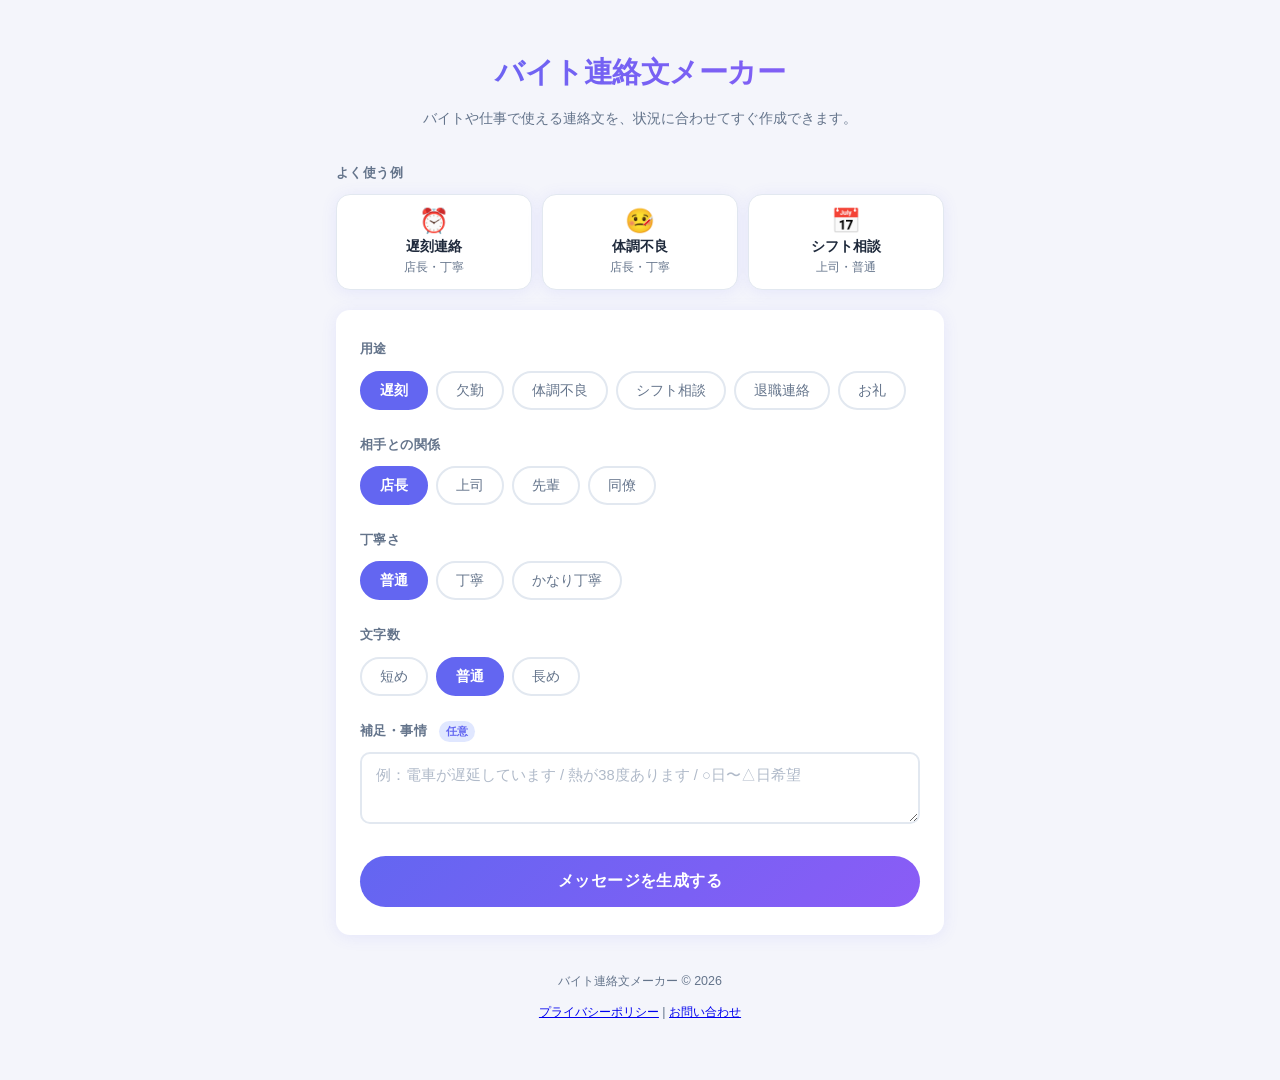
<file: index.html>
<!DOCTYPE html>
<html lang="ja">
<head>
  <meta charset="UTF-8">
  <!-- スマホでも正しいサイズで表示されるように設定 -->
  <meta name="viewport" content="width=device-width, initial-scale=1.0">
  <meta name="google-site-verification" content="SiQ-eJ9iuY603HEp__u7OMOa1LG8ASJgmQWGpDcZr-E" />
  <meta name="google-site-verification" content="tva3-3Gn-LsLonxbzZAIW3NkumhAFI515aL0yQ93b-Q" />
  <title>バイト連絡文メーカー｜遅刻・欠勤・体調不良の連絡文をコピペ作成</title>
  <link rel="stylesheet" href="style.css">
</head>
<body>

  <div class="container">

    <!-- ===== ヘッダー ===== -->
    <header class="header">
      <h1 class="header-title">バイト連絡文メーカー</h1>
      <!-- 4. 説明文を追加 -->
      <p class="header-sub">バイトや仕事で使える連絡文を、状況に合わせてすぐ作成できます。</p>
    </header>

    <!-- ===== メインコンテンツ ===== -->
    <main>

      <!-- ===== 3. よく使う例セクション ===== -->
      <section class="quick-section">
        <p class="section-label">よく使う例</p>
        <div class="quick-list">
          <!-- data属性で選択値を管理。クリックするとフォームに自動入力される -->
          <button class="quick-card"
                  data-purpose="遅刻"
                  data-relation="店長"
                  data-polite="丁寧"
                  data-length="普通"
                  data-note="">
            <span class="quick-icon">⏰</span>
            <span class="quick-name">遅刻連絡</span>
            <span class="quick-sub">店長・丁寧</span>
          </button>
          <button class="quick-card"
                  data-purpose="体調不良"
                  data-relation="店長"
                  data-polite="丁寧"
                  data-length="普通"
                  data-note="">
            <span class="quick-icon">🤒</span>
            <span class="quick-name">体調不良</span>
            <span class="quick-sub">店長・丁寧</span>
          </button>
          <button class="quick-card"
                  data-purpose="シフト相談"
                  data-relation="上司"
                  data-polite="普通"
                  data-length="普通"
                  data-note="">
            <span class="quick-icon">📅</span>
            <span class="quick-name">シフト相談</span>
            <span class="quick-sub">上司・普通</span>
          </button>
        </div>
      </section>

      <!-- ===== 入力フォームカード ===== -->
      <!-- id="formCard" → よく使う例からスクロールするためのターゲット -->
      <section class="card" id="formCard">

        <!-- 1. 用途 -->
        <div class="form-group">
          <p class="form-label">用途</p>
          <div class="btn-group">
            <button class="select-btn active" data-group="purpose" data-value="遅刻">遅刻</button>
            <button class="select-btn" data-group="purpose" data-value="欠勤">欠勤</button>
            <button class="select-btn" data-group="purpose" data-value="体調不良">体調不良</button>
            <button class="select-btn" data-group="purpose" data-value="シフト相談">シフト相談</button>
            <button class="select-btn" data-group="purpose" data-value="退職連絡">退職連絡</button>
            <button class="select-btn" data-group="purpose" data-value="お礼">お礼</button>
          </div>
        </div>

        <!-- 2. 相手との関係 -->
        <div class="form-group">
          <p class="form-label">相手との関係</p>
          <div class="btn-group">
            <button class="select-btn active" data-group="relation" data-value="店長">店長</button>
            <button class="select-btn" data-group="relation" data-value="上司">上司</button>
            <button class="select-btn" data-group="relation" data-value="先輩">先輩</button>
            <button class="select-btn" data-group="relation" data-value="同僚">同僚</button>
          </div>
        </div>

        <!-- 3. 丁寧さ -->
        <div class="form-group">
          <p class="form-label">丁寧さ</p>
          <div class="btn-group">
            <button class="select-btn active" data-group="polite" data-value="普通">普通</button>
            <button class="select-btn" data-group="polite" data-value="丁寧">丁寧</button>
            <button class="select-btn" data-group="polite" data-value="かなり丁寧">かなり丁寧</button>
          </div>
        </div>

        <!-- 4. 文字数（新規追加） -->
        <div class="form-group">
          <p class="form-label">文字数</p>
          <div class="btn-group">
            <button class="select-btn" data-group="length" data-value="短め">短め</button>
            <button class="select-btn active" data-group="length" data-value="普通">普通</button>
            <button class="select-btn" data-group="length" data-value="長め">長め</button>
          </div>
        </div>

        <!-- 5. 補足・自由入力 -->
        <div class="form-group">
          <label class="form-label" for="note">補足・事情
            <span class="optional-badge">任意</span>
          </label>
          <textarea
            id="note"
            class="note-input"
            placeholder="例：電車が遅延しています / 熱が38度あります / ○日〜△日希望"
            maxlength="100"
          ></textarea>
        </div>

        <!-- 生成ボタン -->
        <button id="generateBtn" class="generate-btn">メッセージを生成する</button>

      </section>

      <!-- ===== 結果表示エリア（最初は非表示） ===== -->
      <section class="card result-area hidden" id="resultArea">

        <!-- ラベル + 編集可能であることのヒント -->
        <div class="result-label-row">
          <p class="form-label">生成されたメッセージ</p>
          <span class="edit-hint">✏️ 直接編集できます</span>
        </div>

        <!-- textarea に変更：生成後そのまま編集できる -->
        <textarea id="resultText" class="result-text"></textarea>

        <!-- ボタン行: コピー と 別パターン -->
        <div class="result-actions">
          <button id="copyBtn" class="copy-btn">コピーする</button>
          <!-- 2. 別パターンボタン（新規追加） -->
          <button id="variantBtn" class="variant-btn">別パターンを作る</button>
        </div>

        <!-- コピー完了メッセージ（コピー後に一時表示） -->
        <p id="copySuccess" class="copy-success hidden">コピーしました！</p>

      </section>

    </main>

    <!-- ===== フッター ===== -->
    <footer class="footer">
      <p>バイト連絡文メーカー &copy; 2026</p>

      <div style="margin-top: 10px;">
        <a href="privacy.html">プライバシーポリシー</a> |
        <a href="contact.html">お問い合わせ</a>
      </div>
    </footer>

  </div>

  <!-- JavaScript（DOM構築後に読み込む） -->
  <script src="script.js"></script>

</body>
</html>
</file>
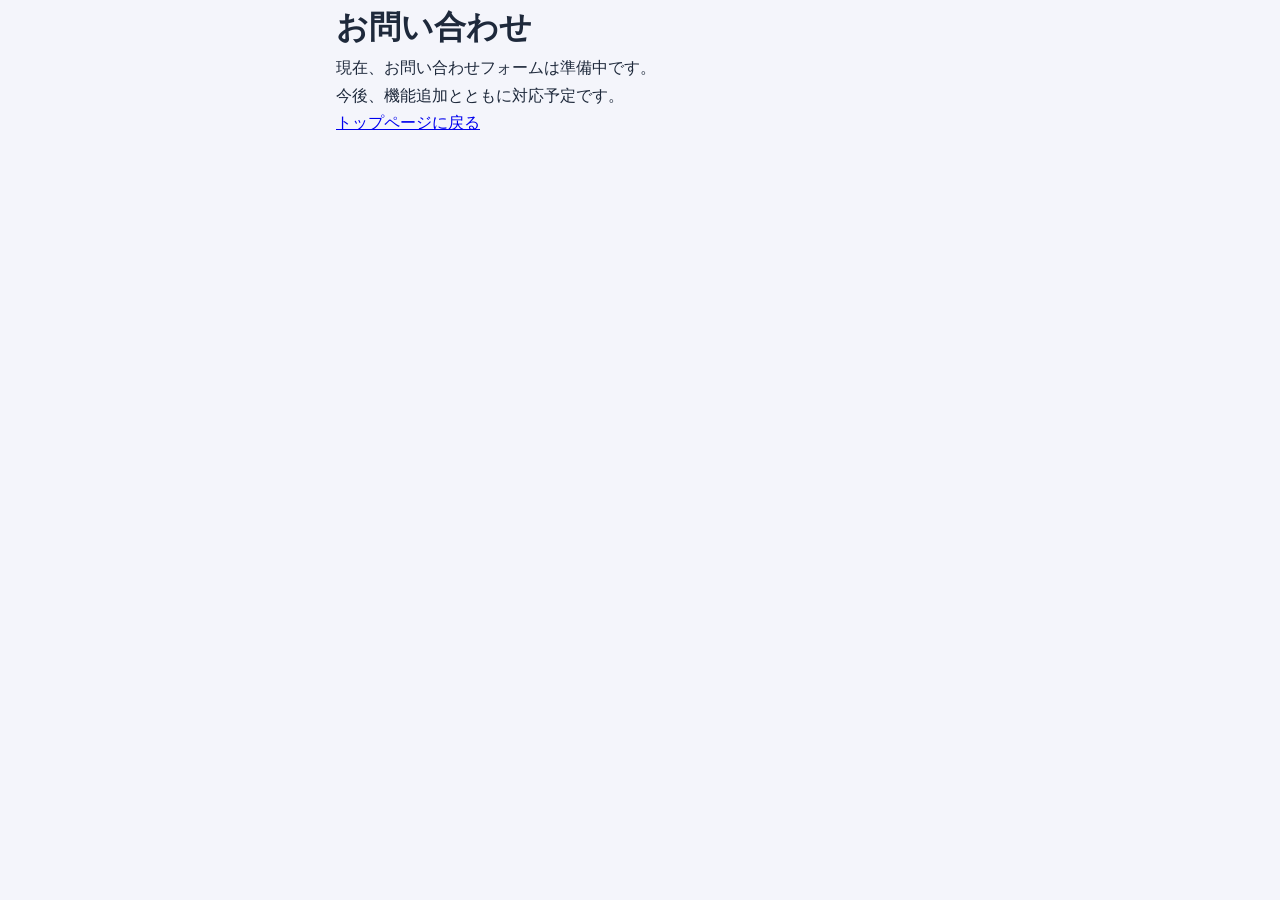
<file: contact.html>
<!DOCTYPE html>
<html lang="ja">
<head>
  <meta charset="UTF-8">
  <meta name="viewport" content="width=device-width, initial-scale=1.0">
  <title>お問い合わせ | バイト連絡文メーカー</title>
  <link rel="stylesheet" href="style.css">
</head>
<body>
  <div class="container">
    <h1>お問い合わせ</h1>

    <p>現在、お問い合わせフォームは準備中です。</p>

    <p>今後、機能追加とともに対応予定です。</p>

    <p><a href="index.html">トップページに戻る</a></p>
  </div>
</body>
</html>
</file>
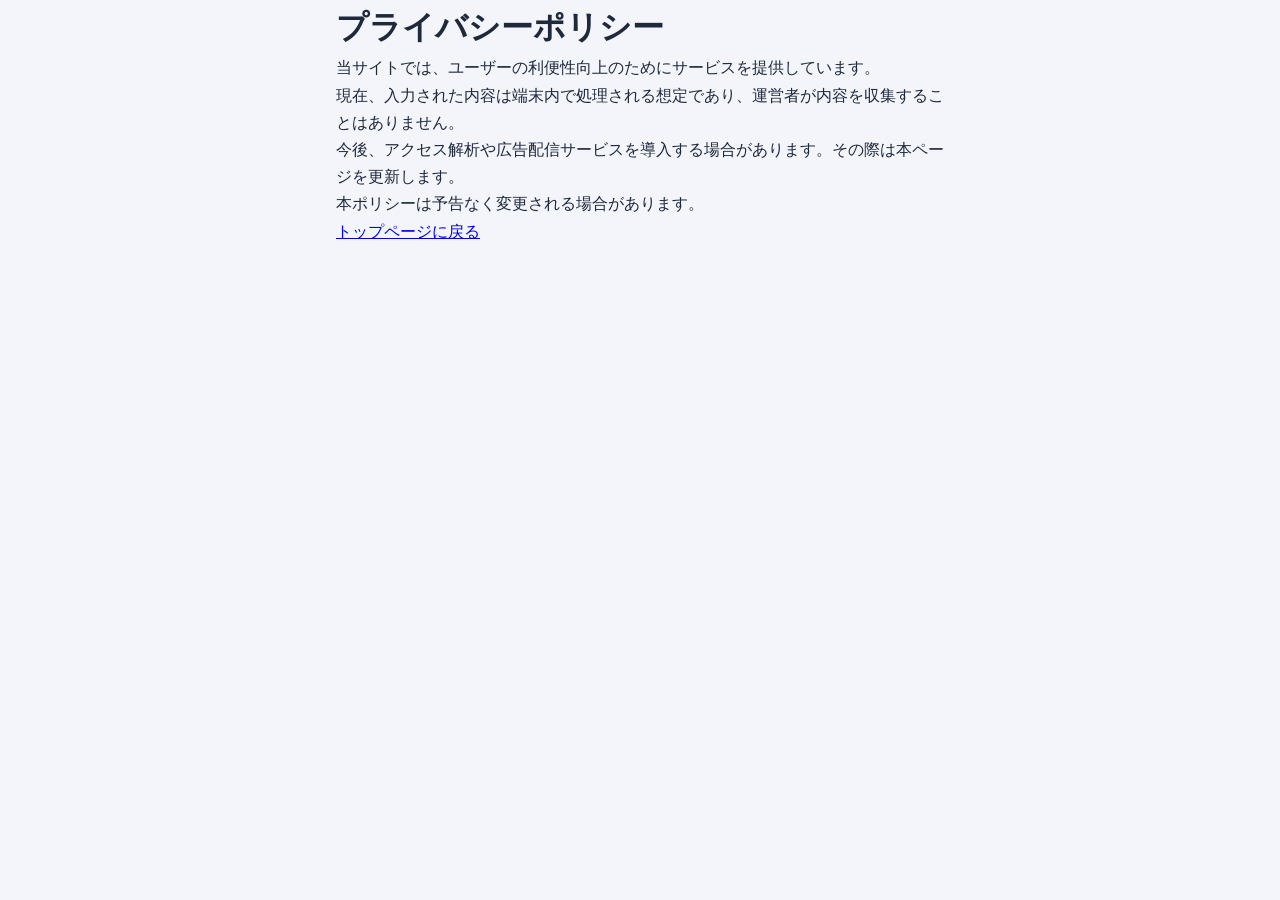
<file: privacy.html>
<!DOCTYPE html>
<html lang="ja">
<head>
  <meta charset="UTF-8">
  <meta name="viewport" content="width=device-width, initial-scale=1.0">
  <title>プライバシーポリシー | バイト連絡文メーカー</title>
  <link rel="stylesheet" href="style.css">
</head>
<body>
  <div class="container">
    <h1>プライバシーポリシー</h1>

    <p>当サイトでは、ユーザーの利便性向上のためにサービスを提供しています。</p>

    <p>現在、入力された内容は端末内で処理される想定であり、運営者が内容を収集することはありません。</p>

    <p>今後、アクセス解析や広告配信サービスを導入する場合があります。その際は本ページを更新します。</p>

    <p>本ポリシーは予告なく変更される場合があります。</p>

    <p><a href="index.html">トップページに戻る</a></p>
  </div>
</body>
</html>
</file>
<file: style.css>
/* ============================================================
   バイト連絡文メーカー — スタイルシート
   ============================================================ */

/* ---- CSS変数（色・サイズの一元管理） ---- */
:root {
  --primary:       #6366f1;   /* メインカラー（インディゴ） */
  --primary-dark:  #4f46e5;   /* ホバー時の濃い色 */
  --primary-light: #e0e7ff;   /* 選択ボタンの背景など */
  --bg:            #f4f5fb;   /* ページ背景 */
  --card:          #ffffff;   /* カード背景 */
  --text:          #1e293b;   /* 本文テキスト */
  --text-sub:      #64748b;   /* サブテキスト */
  --border:        #e2e8f0;   /* 枠線 */
  --success:       #10b981;   /* コピー完了などの緑色 */
  --radius:        14px;      /* 角丸の基準サイズ */
  --shadow:        0 2px 16px rgba(99, 102, 241, 0.10);
}

/* ---- リセット & ベース ---- */
*, *::before, *::after {
  box-sizing: border-box;
  margin: 0;
  padding: 0;
}

body {
  font-family: 'Hiragino Sans', 'Hiragino Kaku Gothic ProN', 'Noto Sans JP', sans-serif;
  background-color: var(--bg);
  color: var(--text);
  line-height: 1.7;
  min-height: 100vh;
}

/* ---- 全体の横幅制限（スマホ〜PC対応） ---- */
.container {
  max-width: 640px;
  margin: 0 auto;
  padding: 0 16px 48px;
}

/* ============================================================
   ヘッダー
   ============================================================ */
.header {
  text-align: center;
  padding: 48px 16px 32px;
}

.header-title {
  font-size: 1.8rem;
  font-weight: 800;
  letter-spacing: -0.5px;
  /* テキストにグラデーションを適用 */
  background: linear-gradient(135deg, #6366f1 0%, #8b5cf6 100%);
  -webkit-background-clip: text;
  -webkit-text-fill-color: transparent;
  background-clip: text;
}

.header-sub {
  margin-top: 10px;
  font-size: 0.9rem;
  color: var(--text-sub);
  line-height: 1.6;
}

/* ============================================================
   よく使う例セクション
   ============================================================ */
.quick-section {
  margin-bottom: 20px;
}

/* セクションラベル（日本語向けにシンプルなスタイル） */
.section-label {
  font-size: 0.82rem;
  font-weight: 700;
  color: var(--text-sub);
  letter-spacing: 0.03em;
  margin-bottom: 10px;
}

/* 3カード横並びグリッド */
.quick-list {
  display: grid;
  grid-template-columns: repeat(3, 1fr);
  gap: 10px;
}

/* 各カードボタン */
.quick-card {
  display: flex;
  flex-direction: column;
  align-items: center;
  gap: 4px;
  padding: 14px 8px;
  background: var(--card);
  border: 1.5px solid var(--border);
  border-radius: var(--radius);
  cursor: pointer;
  font-family: inherit;
  text-align: center;
  transition: all 0.18s ease;
  box-shadow: var(--shadow);
}

.quick-card:hover {
  border-color: var(--primary);
  background: var(--primary-light);
  transform: translateY(-2px);
  box-shadow: 0 6px 16px rgba(99, 102, 241, 0.15);
}

.quick-icon {
  font-size: 1.5rem;
  line-height: 1;
}

.quick-name {
  font-size: 0.88rem;
  font-weight: 700;
  color: var(--text);
}

.quick-sub {
  font-size: 0.72rem;
  color: var(--text-sub);
}

/* ============================================================
   カード（フォームと結果の共通スタイル）
   ============================================================ */
.card {
  background: var(--card);
  border-radius: var(--radius);
  box-shadow: var(--shadow);
  padding: 28px 24px;
  margin-bottom: 20px;
}

/* ============================================================
   フォーム共通
   ============================================================ */
.form-group {
  margin-bottom: 24px;
}

/* ラベル（日本語向けにシンプルなスタイル） */
.form-label {
  display: block;
  font-size: 0.82rem;
  font-weight: 700;
  color: var(--text-sub);
  letter-spacing: 0.03em;
  margin-bottom: 10px;
}

/* 「任意」バッジ */
.optional-badge {
  display: inline-block;
  font-size: 0.7rem;
  font-weight: 600;
  background: var(--primary-light);
  color: var(--primary);
  padding: 1px 7px;
  border-radius: 20px;
  margin-left: 8px;
  vertical-align: middle;
  letter-spacing: 0;
}

/* ============================================================
   選択ボタングループ（ピル型トグルボタン）
   ============================================================ */
.btn-group {
  display: flex;
  flex-wrap: wrap;   /* はみ出した場合に折り返す */
  gap: 8px;
}

.select-btn {
  padding: 8px 18px;
  border: 2px solid var(--border);
  border-radius: 100px;   /* 完全な楕円（ピル型） */
  background: transparent;
  color: var(--text-sub);
  font-size: 0.9rem;
  font-family: inherit;
  cursor: pointer;
  transition: all 0.18s ease;
  white-space: nowrap;
}

/* ホバー時 */
.select-btn:hover {
  border-color: var(--primary);
  color: var(--primary);
  background: var(--primary-light);
}

/* 選択中（activeクラス付きのとき） */
.select-btn.active {
  border-color: var(--primary);
  background: var(--primary);
  color: #ffffff;
  font-weight: 600;
}

/* ============================================================
   補足テキストエリア
   ============================================================ */
.note-input {
  width: 100%;
  min-height: 72px;
  padding: 12px 14px;
  border: 2px solid var(--border);
  border-radius: 10px;
  font-size: 0.92rem;
  font-family: inherit;
  color: var(--text);
  resize: vertical;
  transition: border-color 0.18s ease;
  outline: none;
}

.note-input:focus {
  border-color: var(--primary);
}

.note-input::placeholder {
  color: #b0bac9;
}

/* ============================================================
   生成ボタン
   ============================================================ */
.generate-btn {
  display: block;
  width: 100%;
  padding: 15px;
  background: linear-gradient(135deg, #6366f1 0%, #8b5cf6 100%);
  color: #ffffff;
  font-size: 1rem;
  font-weight: 700;
  font-family: inherit;
  border: none;
  border-radius: 100px;
  cursor: pointer;
  letter-spacing: 0.03em;
  transition: opacity 0.18s ease, transform 0.12s ease;
  margin-top: 4px;
}

.generate-btn:hover {
  opacity: 0.88;
  transform: translateY(-1px);
}

.generate-btn:active {
  transform: translateY(0);
}

/* ============================================================
   結果エリア
   ============================================================ */

/* 非表示クラス */
.hidden {
  display: none !important;
}

/* 表示アニメーション */
.result-area {
  animation: fadeInUp 0.3s ease both;
}

@keyframes fadeInUp {
  from {
    opacity: 0;
    transform: translateY(12px);
  }
  to {
    opacity: 1;
    transform: translateY(0);
  }
}

/* ラベルと「編集できます」ヒントを横並びにする行 */
.result-label-row {
  display: flex;
  align-items: center;
  justify-content: space-between;
  margin-bottom: 10px;
}

/* 「直接編集できます」の小さなヒントテキスト */
.edit-hint {
  font-size: 0.75rem;
  color: var(--primary);
  font-weight: 600;
}

/* メッセージ本文テキストエリア（編集可能） */
.result-text {
  display: block;           /* textarea はインライン要素なので block に */
  width: 100%;
  min-height: 140px;        /* 短い文でも見やすい高さを確保 */
  background: #f8f9ff;
  border: 1.5px solid var(--primary-light);
  border-radius: 10px;
  padding: 12px 14px;
  font-size: 16px;
  font-family: inherit;     /* サイト全体のフォントを引き継ぐ */
  line-height: 1.6;
  color: var(--text);
  resize: vertical;         /* 縦方向のみリサイズ可 */
  outline: none;
  transition: border-color 0.18s ease;
  margin-bottom: 16px;
  /* form-labelの上にある .result-label-row が margin-bottom を持つので不要になった分を調整 */
}

.result-text::placeholder {
   line-height: 1.6;
}

/* フォーカス時に枠線をプライマリカラーに */
.result-text:focus {
  border-color: var(--primary);
}

/* ボタン行（コピー + 別パターン） */
.result-actions {
  display: flex;
  gap: 10px;
  flex-wrap: wrap;
  align-items: center;
  margin-bottom: 10px;
}

/* コピーボタン */
.copy-btn {
  display: inline-flex;
  align-items: center;
  padding: 10px 22px;
  background: var(--primary);
  color: #ffffff;
  font-size: 0.9rem;
  font-weight: 700;
  font-family: inherit;
  border: 2px solid var(--primary);
  border-radius: 100px;
  cursor: pointer;
  transition: all 0.18s ease;
}

.copy-btn:hover {
  opacity: 0.85;
}

/* 別パターンボタン */
.variant-btn {
  display: inline-flex;
  align-items: center;
  padding: 10px 22px;
  background: transparent;
  color: var(--text-sub);
  font-size: 0.9rem;
  font-weight: 600;
  font-family: inherit;
  border: 2px solid var(--border);
  border-radius: 100px;
  cursor: pointer;
  transition: all 0.18s ease;
}

.variant-btn:hover {
  border-color: var(--primary);
  color: var(--primary);
  background: var(--primary-light);
}

/* コピー完了メッセージ */
.copy-success {
  display: inline-block;
  color: var(--success);
  font-size: 0.88rem;
  font-weight: 600;
  animation: fadeIn 0.2s ease;
}

@keyframes fadeIn {
  from { opacity: 0; }
  to   { opacity: 1; }
}

/* ============================================================
   フッター
   ============================================================ */
.footer {
  text-align: center;
  padding: 16px 0 8px;
  color: var(--text-sub);
  font-size: 0.78rem;
}

/* ============================================================
   レスポンシブ（スマホ対応の微調整）
   ============================================================ */
@media (max-width: 480px) {
  .header-title {
    font-size: 1.5rem;
  }

  .card {
    padding: 22px 18px;
  }

  .select-btn {
    padding: 7px 14px;
    font-size: 0.85rem;
  }

  /* スマホではよく使う例を少し縦長に */
  .quick-card {
    padding: 12px 6px;
  }

  .quick-icon {
    font-size: 1.3rem;
  }

  .quick-name {
    font-size: 0.82rem;
  }
}
</file>
